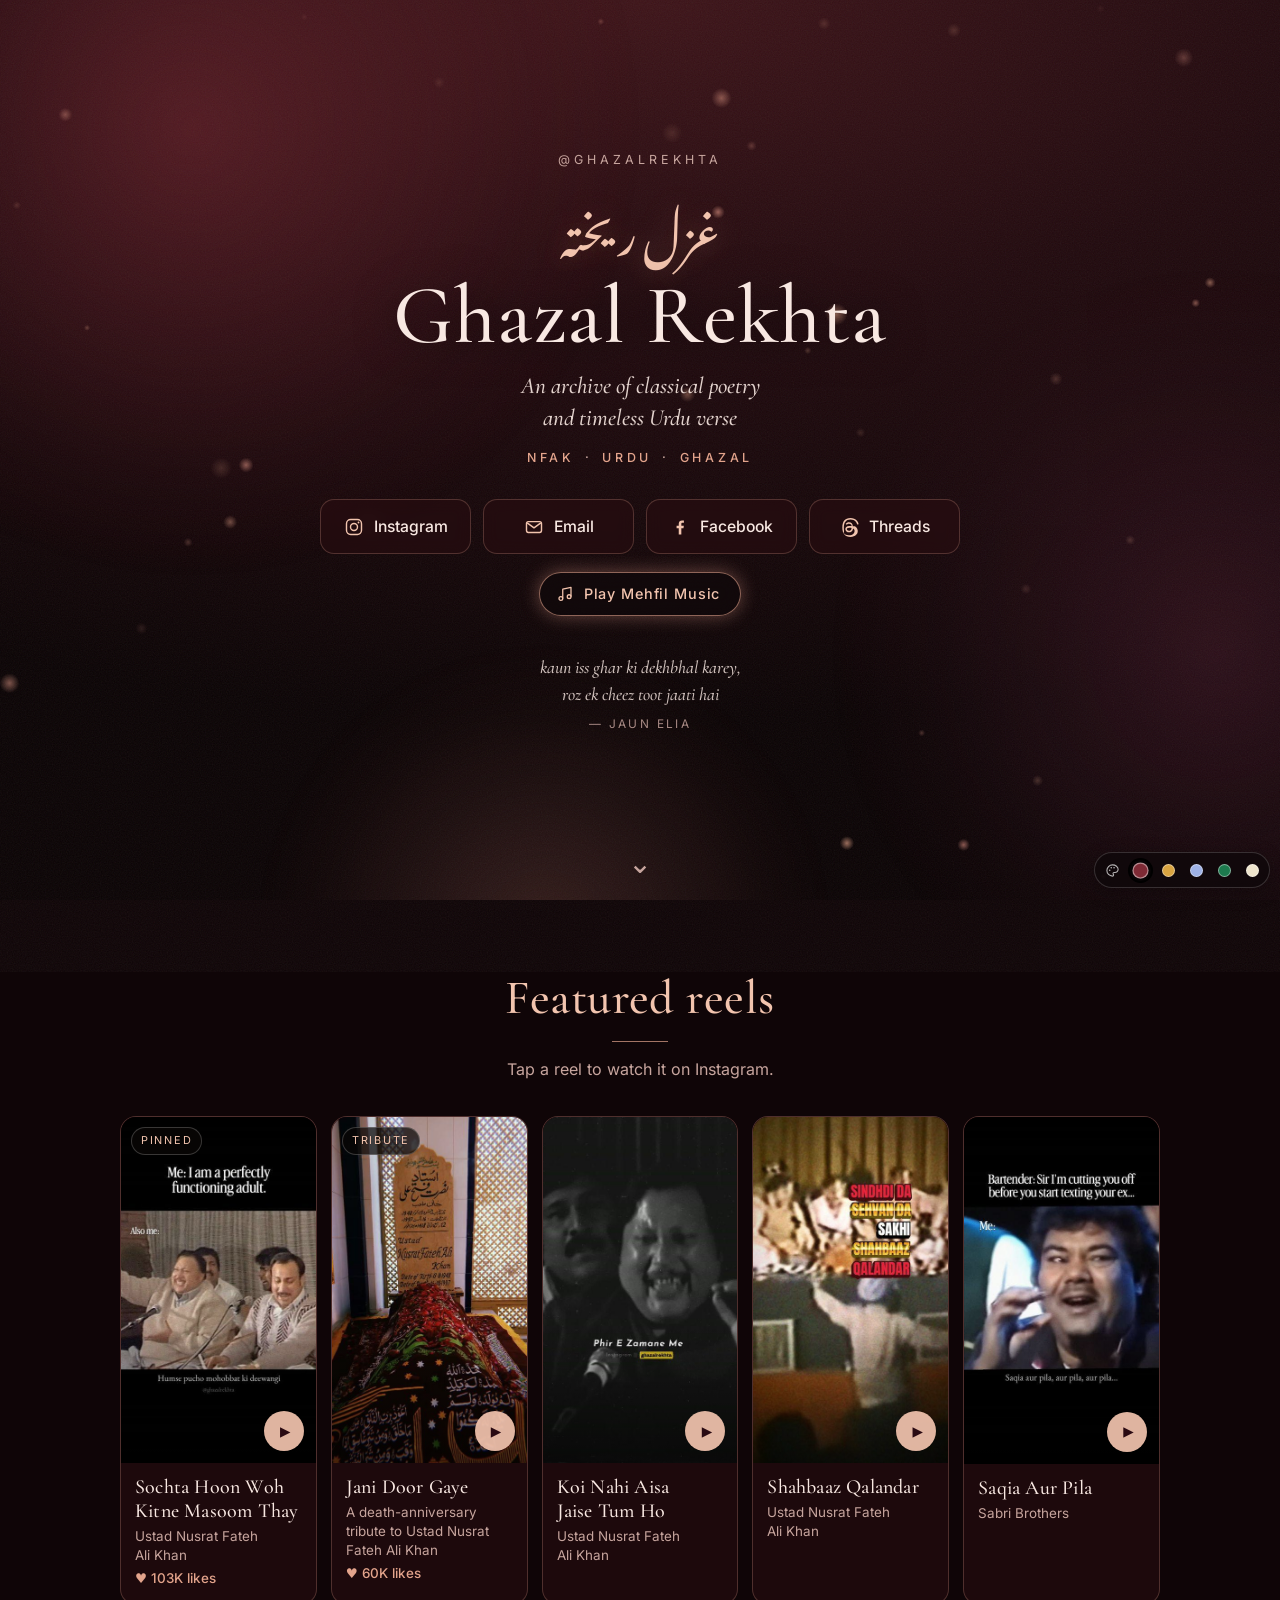
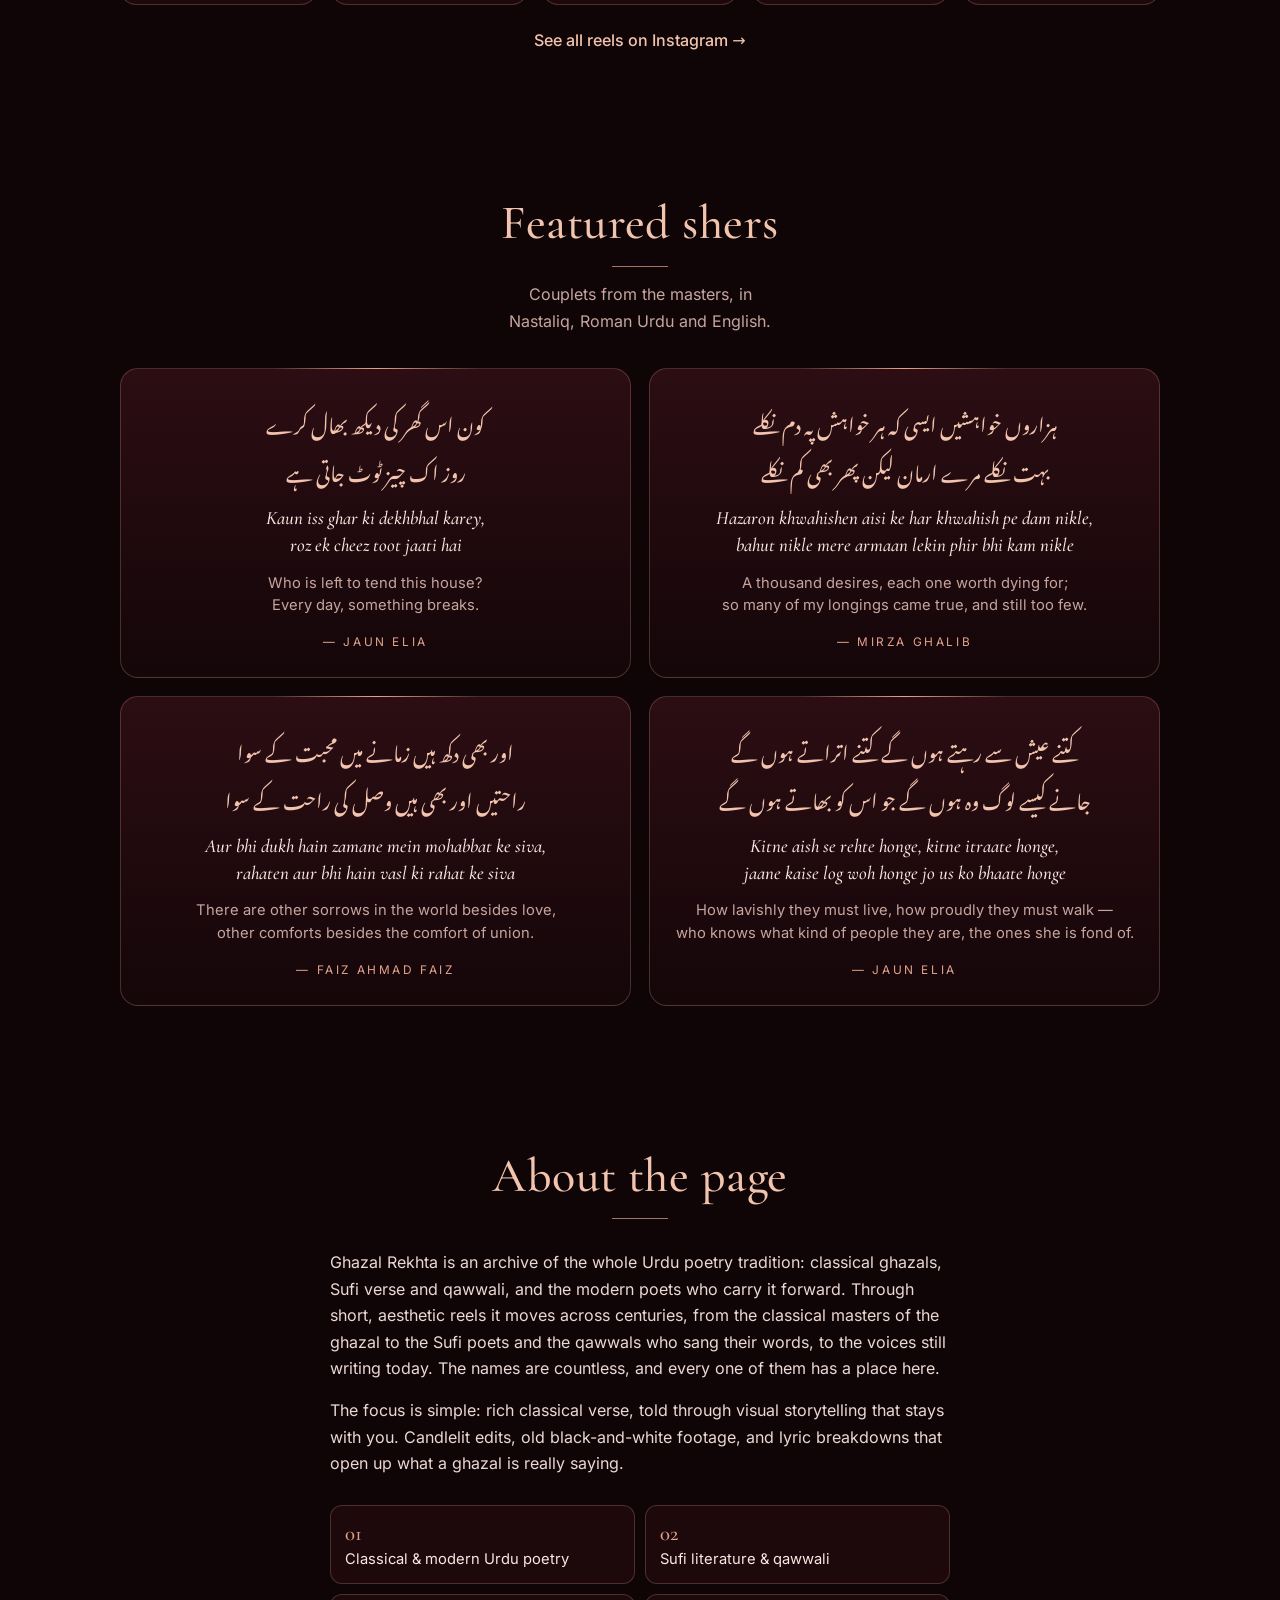
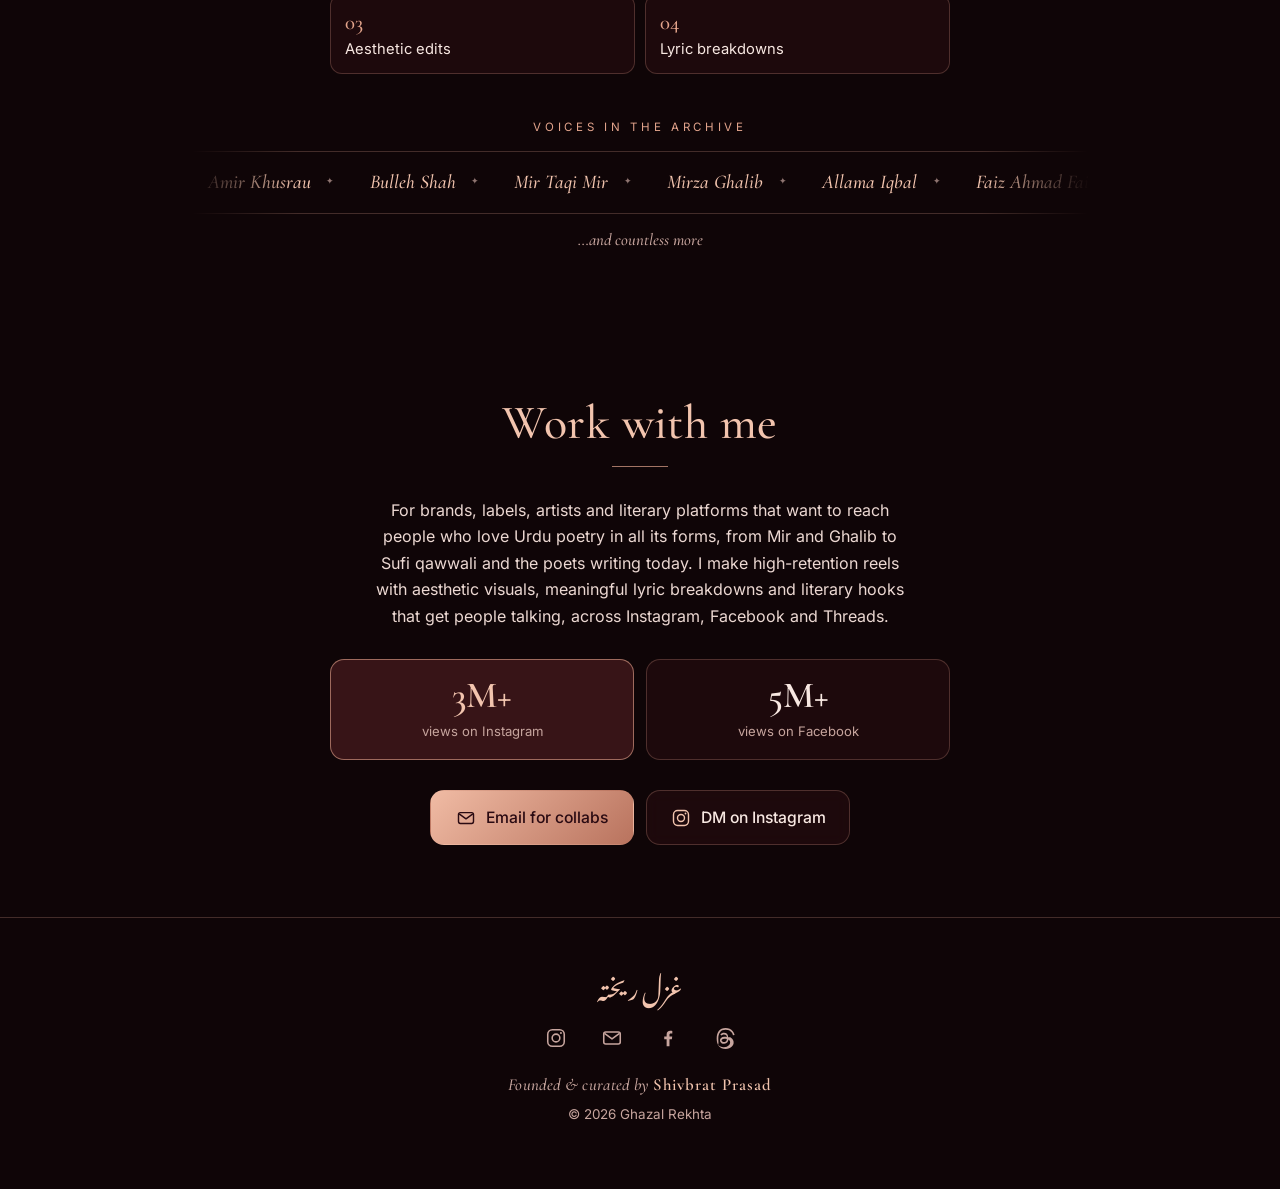
<file: index.html>
<!doctype html>
<html lang="en">
<head>
<meta charset="utf-8">
<meta name="viewport" content="width=device-width, initial-scale=1, viewport-fit=cover">
<title>Ghazal Rekhta · Urdu poetry, ghazals &amp; qawwali</title>
<meta name="description" content="An archive of the Urdu poetry tradition: classical ghazals, Sufi verse, qawwali and modern voices, in short, aesthetic reels.">
<meta property="og:title" content="Ghazal Rekhta">
<meta property="og:description" content="An archive of the Urdu poetry tradition: classical ghazals, Sufi verse, qawwali and modern voices, in short, aesthetic reels.">
<meta property="og:image" content="https://ghazalrekhta.github.io/og.jpg">
<meta property="og:type" content="website">
<meta property="og:url" content="https://ghazalrekhta.github.io/">
<meta name="twitter:card" content="summary_large_image">
<meta name="theme-color" content="#0f0507">
<script>(function(){var C={wine:'#0f0507',classic:'#0b0806',indigo:'#05070f',emerald:'#03100b',ivory:'#efe5cd'},A={maroon:'wine',candlelight:'classic'};function n(t){t=(t||'').toLowerCase();t=A[t]||t;return C[t]?t:''}var q=n(new URLSearchParams(location.search).get('theme')),s='';try{s=n(localStorage.getItem('gr-theme'))}catch(e){}var t=q||s||'wine';document.documentElement.setAttribute('data-theme',t);var m=document.querySelector('meta[name=theme-color]');if(m)m.content=C[t];window.__grC=C})();</script>
<link rel="icon" href="favicon.svg" type="image/svg+xml">
<link rel="preload" href="CormorantGaramond-500-latin.woff2" as="font" type="font/woff2" crossorigin>
<link rel="stylesheet" href="fonts.css">
<link rel="stylesheet" href="style.css?v=3">
<script type="application/ld+json">
{"@context":"https://schema.org","@type":"Organization","name":"Ghazal Rekhta","url":"https://ghazalrekhta.github.io/","logo":"https://ghazalrekhta.github.io/og.jpg","email":"ghazalrekhta@gmail.com","description":"Urdu poetry, ghazals, Sufi verse and qawwali, with a special love for Nusrat Fateh Ali Khan.","sameAs":["https://www.instagram.com/ghazalrekhta/","https://www.facebook.com/share/1c97jYc2Jj/","https://www.threads.com/@ghazalrekhta","https://beacons.ai/ghazal_rekhta"]}
</script>
</head>
<body>
<div class="bg" aria-hidden="true"><div class="glow g1"></div><div class="glow g2"></div><div class="glow g3"></div></div>
<canvas id="embers" aria-hidden="true"></canvas>
<div class="grain" aria-hidden="true"></div>

<header class="hero">
  <p class="eyebrow">@ghazalrekhta</p>
  <p class="ur-title" lang="ur" dir="rtl">غزل ریختہ</p>
  <h1>Ghazal Rekhta</h1>
  <p class="tagline">An archive of classical poetry and timeless Urdu verse</p>
  <p class="tags">NFAK <span>·</span> URDU <span>·</span> GHAZAL</p>
  <nav class="connect" aria-label="Connect">
<a class="btn" href="https://instagram.com/ghazalrekhta" target="_blank" rel="noopener"><svg viewBox="0 0 24 24" aria-hidden="true"><rect x="3" y="3" width="18" height="18" rx="5" fill="none" stroke="currentColor" stroke-width="1.7"/><circle cx="12" cy="12" r="4.2" fill="none" stroke="currentColor" stroke-width="1.7"/><circle cx="17.4" cy="6.6" r="1.1" fill="currentColor"/></svg><span>Instagram</span></a>
<a class="btn" href="mailto:ghazalrekhta@gmail.com?subject=Hello%20Ghazal%20Rekhta"><svg viewBox="0 0 24 24" aria-hidden="true"><rect x="3" y="5.5" width="18" height="13" rx="2.2" fill="none" stroke="currentColor" stroke-width="1.7"/><path d="M3.8 7l8.2 6 8.2-6" fill="none" stroke="currentColor" stroke-width="1.7" stroke-linejoin="round"/></svg><span>Email</span></a>
<a class="btn" href="https://www.facebook.com/share/1c97jYc2Jj/" target="_blank" rel="noopener"><svg viewBox="0 0 24 24" aria-hidden="true"><path d="M13.6 21v-7.6h2.6l.4-3h-3V8.5c0-.9.3-1.5 1.5-1.5h1.6V4.3c-.3 0-1.2-.1-2.3-.1-2.3 0-3.9 1.4-3.9 4v2.2H7.9v3h2.6V21h3.1z" fill="currentColor"/></svg><span>Facebook</span></a>
<a class="btn" href="https://www.threads.com/@ghazalrekhta" target="_blank" rel="noopener"><svg viewBox="0 0 24 24" aria-hidden="true"><path d="M16.9 11.2c-.1 0-.2-.1-.3-.1-.2-3-1.8-4.7-4.6-4.7h0c-1.7 0-3.1.7-4 2l1.5 1c.6-1 1.6-1.2 2.5-1.2 1.1 0 1.9.3 2.4.9.4.4.6 1 .7 1.8-.9-.2-1.9-.2-2.9-.2-2.9.2-4.7 1.8-4.6 4.1.1 1.2.7 2.2 1.7 2.8.8.5 1.9.8 3 .7 1.5-.1 2.6-.6 3.4-1.6.6-.8 1-1.8 1.2-3 .7.4 1.2 1 1.5 1.6.5 1.2.5 3.1-1.1 4.7-1.4 1.4-3 2-5.5 2-2.8 0-4.9-.9-6.2-2.7C6.4 17.7 5.8 15.4 5.8 12.5s.6-5.2 1.9-6.8C8.9 4 11 3.1 13.8 3.1c2.8 0 4.9.9 6.4 2.7.7.9 1.3 2 1.6 3.3l1.8-.5c-.4-1.6-1-2.9-2-4.1C19.6 2.2 17 1.1 13.8 1.1h0C10.4 1.1 7.9 2.2 6.3 4.3 4.8 6.2 4 8.9 4 12.5s.8 6.3 2.3 8.2c1.6 2.1 4.1 3.2 7.5 3.2h0c3 0 5.1-.8 6.8-2.5 2.3-2.3 2.2-5.1 1.5-6.8-.6-1.4-1.6-2.5-3.2-3.4zm-4.8 5.2c-1.3.1-2.6-.5-2.7-1.6-.1-.8.6-1.8 2.8-1.9h.7c.8 0 1.5.1 2.2.2-.3 3.1-1.7 3.2-3 3.3z" fill="currentColor"/></svg><span>Threads</span></a>
  </nav>
  <blockquote class="hero-sher"><p>kaun iss ghar ki dekhbhal karey,<br>roz ek cheez toot jaati hai</p><cite>— Jaun Elia</cite></blockquote>
  <a class="scroll" href="#reels" aria-label="Scroll to featured reels">&#8964;</a>
</header>

<main>
<section id="reels" class="section">
  <h2>Featured reels</h2>
  <p class="lede">Tap a reel to watch it on Instagram.</p>
  <div class="reels">
<a class="reel" href="https://www.instagram.com/ghazalrekhta/reel/Daid3C-y0-e/" target="_blank" rel="noopener">
  <div class="reel-img"><img src="Daid3C-y0-e.jpg" alt="Reel cover: Sochta Hoon Woh Kitne Masoom Thay" loading="lazy" decoding="async" width="432" height="767"><span class="tag">Pinned</span><span class="play" aria-hidden="true">&#9654;</span></div>
  <div class="reel-meta"><h3>Sochta Hoon Woh Kitne Masoom Thay</h3><p>Ustad Nusrat Fateh Ali Khan</p><p class="likes">&#9829; 103K likes</p></div>
</a>
<a class="reel" href="https://www.instagram.com/ghazalrekhta/reel/DcFZ6N1yM99/" target="_blank" rel="noopener">
  <div class="reel-img"><img src="DcFZ6N1yM99.jpg" alt="Reel cover: Jani Door Gaye" loading="lazy" decoding="async" width="432" height="767"><span class="tag">Tribute</span><span class="play" aria-hidden="true">&#9654;</span></div>
  <div class="reel-meta"><h3>Jani Door Gaye</h3><p>A death-anniversary tribute to Ustad Nusrat Fateh Ali Khan</p><p class="likes">&#9829; 60K likes</p></div>
</a>
<a class="reel" href="https://www.instagram.com/ghazalrekhta/reel/De2BE-sSVp5/" target="_blank" rel="noopener">
  <div class="reel-img"><img src="De2BE-sSVp5.jpg" alt="Reel cover: Koi Nahi Aisa Jaise Tum Ho" loading="lazy" decoding="async" width="432" height="767"><span class="play" aria-hidden="true">&#9654;</span></div>
  <div class="reel-meta"><h3>Koi Nahi Aisa Jaise Tum Ho</h3><p>Ustad Nusrat Fateh Ali Khan</p></div>
</a>
<a class="reel" href="https://www.instagram.com/ghazalrekhta/reel/DezadI0yQcX/" target="_blank" rel="noopener">
  <div class="reel-img"><img src="DezadI0yQcX.jpg" alt="Reel cover: Shahbaaz Qalandar" loading="lazy" decoding="async" width="432" height="767"><span class="play" aria-hidden="true">&#9654;</span></div>
  <div class="reel-meta"><h3>Shahbaaz Qalandar</h3><p>Ustad Nusrat Fateh Ali Khan</p></div>
</a>
<a class="reel" href="https://www.instagram.com/ghazalrekhta/reel/Dew116jS5PJ/" target="_blank" rel="noopener">
  <div class="reel-img"><img src="Dew116jS5PJ.jpg" alt="Reel cover: Saqia Aur Pila" loading="lazy" decoding="async" width="432" height="767"><span class="play" aria-hidden="true">&#9654;</span></div>
  <div class="reel-meta"><h3>Saqia Aur Pila</h3><p>Sabri Brothers</p></div>
</a>
  </div>
  <a class="more" href="https://instagram.com/ghazalrekhta" target="_blank" rel="noopener">See all reels on Instagram &rarr;</a>
</section>

<section id="shers" class="section">
  <h2>Featured shers</h2>
  <p class="lede">Couplets from the masters, in Nastaliq, Roman Urdu and English.</p>
  <div class="shers">
<figure class="sher">
  <p class="ur" lang="ur" dir="rtl">کون اس گھر کی دیکھ بھال کرے<br>روز اک چیز ٹوٹ جاتی ہے</p>
  <p class="ro"><span class="ln">Kaun iss ghar ki dekhbhal karey,</span><span class="ln">roz ek cheez toot jaati hai</span></p>
  <p class="en"><span class="ln">Who is left to tend this house?</span><span class="ln">Every day, something breaks.</span></p>
  <figcaption>— Jaun Elia</figcaption>
</figure>
<figure class="sher">
  <p class="ur" lang="ur" dir="rtl">ہزاروں خواہشیں ایسی کہ ہر خواہش پہ دم نکلے<br>بہت نکلے مرے ارمان لیکن پھر بھی کم نکلے</p>
  <p class="ro"><span class="ln">Hazaron khwahishen aisi ke har khwahish pe dam nikle,</span><span class="ln">bahut nikle mere armaan lekin phir bhi kam nikle</span></p>
  <p class="en"><span class="ln">A thousand desires, each one worth dying for;</span><span class="ln">so many of my longings came true, and still too few.</span></p>
  <figcaption>— Mirza Ghalib</figcaption>
</figure>
<figure class="sher">
  <p class="ur" lang="ur" dir="rtl">اور بھی دکھ ہیں زمانے میں محبت کے سوا<br>راحتیں اور بھی ہیں وصل کی راحت کے سوا</p>
  <p class="ro"><span class="ln">Aur bhi dukh hain zamane mein mohabbat ke siva,</span><span class="ln">rahaten aur bhi hain vasl ki rahat ke siva</span></p>
  <p class="en"><span class="ln">There are other sorrows in the world besides love,</span><span class="ln">other comforts besides the comfort of union.</span></p>
  <figcaption>— Faiz Ahmad Faiz</figcaption>
</figure>
<figure class="sher">
  <p class="ur" lang="ur" dir="rtl">کتنے عیش سے رہتے ہوں گے کتنے اتراتے ہوں گے<br>جانے کیسے لوگ وہ ہوں گے جو اس کو بھاتے ہوں گے</p>
  <p class="ro"><span class="ln">Kitne aish se rehte honge, kitne itraate honge,</span><span class="ln">jaane kaise log woh honge jo us ko bhaate honge</span></p>
  <p class="en"><span class="ln">How lavishly they must live, how proudly they must walk —</span><span class="ln">who knows what kind of people they are, the ones she is fond of.</span></p>
  <figcaption>— Jaun Elia</figcaption>
</figure>
  </div>
</section>

<section id="about" class="section about">
  <h2>About the page</h2>
  <p>Ghazal Rekhta is an archive of the whole Urdu poetry tradition: classical ghazals, Sufi verse and qawwali, and the modern poets who carry it forward. Through short, aesthetic reels it moves across centuries, from the classical masters of the ghazal to the Sufi poets and the qawwals who sang their words, to the voices still writing today. The names are countless, and every one of them has a place here.</p>
  <p>The focus is simple: rich classical verse, told through visual storytelling that stays with you. Candlelit edits, old black-and-white footage, and lyric breakdowns that open up what a ghazal is really saying.</p>
  <ul class="pillars">
    <li><span>01</span>Classical &amp; modern Urdu poetry</li>
    <li><span>02</span>Sufi literature &amp; qawwali</li>
    <li><span>03</span>Aesthetic edits</li>
    <li><span>04</span>Lyric breakdowns</li>
  </ul>
  <div class="voices" aria-label="Voices in the archive">
    <p class="voices-label">Voices in the archive</p>
    <div class="voices-marquee"><ul class="voices-track"><li>Amir Khusrau</li><li>Bulleh Shah</li><li>Mir Taqi Mir</li><li>Mirza Ghalib</li><li>Allama Iqbal</li><li>Faiz Ahmad Faiz</li><li>Sahir Ludhianvi</li><li>Majrooh Sultanpuri</li><li>Nasir Kazmi</li><li>Ahmad Faraz</li><li>Jaun Elia</li><li>Parveen Shakir</li><li>Gulzar</li><li>the Sabri Brothers</li><li>Nusrat Fateh Ali Khan</li><li>Abida Parveen</li><li>Abdullah Zreem</li></ul><ul class="voices-track" aria-hidden="true"><li>Amir Khusrau</li><li>Bulleh Shah</li><li>Mir Taqi Mir</li><li>Mirza Ghalib</li><li>Allama Iqbal</li><li>Faiz Ahmad Faiz</li><li>Sahir Ludhianvi</li><li>Majrooh Sultanpuri</li><li>Nasir Kazmi</li><li>Ahmad Faraz</li><li>Jaun Elia</li><li>Parveen Shakir</li><li>Gulzar</li><li>the Sabri Brothers</li><li>Nusrat Fateh Ali Khan</li><li>Abida Parveen</li><li>Abdullah Zreem</li></ul></div>
    <p class="voices-more">…and countless more</p>
  </div>
</section>

<section id="collab" class="section collab">
  <h2>Work with me</h2>
  <p>For brands, labels, artists and literary platforms that want to reach people who love Urdu poetry in all its forms, from Mir and Ghalib to Sufi qawwali and the poets writing today. I make high-retention reels with aesthetic visuals, meaningful lyric breakdowns and literary hooks that get people talking, across Instagram, Facebook and Threads.</p>
  <div class="stats">
    <div class="stat hl"><b>3M+</b><span>views on Instagram</span></div>
    <div class="stat"><b>5M+</b><span>views on Facebook</span></div>
  </div>
  <div class="cta">
    <a class="btn solid" href="mailto:ghazalrekhta@gmail.com?subject=Collab%20with%20Ghazal%20Rekhta"><svg viewBox="0 0 24 24" aria-hidden="true"><rect x="3" y="5.5" width="18" height="13" rx="2.2" fill="none" stroke="currentColor" stroke-width="1.7"/><path d="M3.8 7l8.2 6 8.2-6" fill="none" stroke="currentColor" stroke-width="1.7" stroke-linejoin="round"/></svg><span>Email for collabs</span></a>
    <a class="btn" href="https://ig.me/m/ghazalrekhta" target="_blank" rel="noopener"><svg viewBox="0 0 24 24" aria-hidden="true"><rect x="3" y="3" width="18" height="18" rx="5" fill="none" stroke="currentColor" stroke-width="1.7"/><circle cx="12" cy="12" r="4.2" fill="none" stroke="currentColor" stroke-width="1.7"/><circle cx="17.4" cy="6.6" r="1.1" fill="currentColor"/></svg><span>DM on Instagram</span></a>
  </div>
</section>
</main>

<footer>
  <p class="ur" lang="ur" dir="rtl">غزل ریختہ</p>
  <nav class="foot-links" aria-label="Social"><a href="https://instagram.com/ghazalrekhta" aria-label="Instagram" target="_blank" rel="noopener"><svg viewBox="0 0 24 24" aria-hidden="true"><rect x="3" y="3" width="18" height="18" rx="5" fill="none" stroke="currentColor" stroke-width="1.7"/><circle cx="12" cy="12" r="4.2" fill="none" stroke="currentColor" stroke-width="1.7"/><circle cx="17.4" cy="6.6" r="1.1" fill="currentColor"/></svg></a><a href="mailto:ghazalrekhta@gmail.com?subject=Hello%20Ghazal%20Rekhta" aria-label="Email"><svg viewBox="0 0 24 24" aria-hidden="true"><rect x="3" y="5.5" width="18" height="13" rx="2.2" fill="none" stroke="currentColor" stroke-width="1.7"/><path d="M3.8 7l8.2 6 8.2-6" fill="none" stroke="currentColor" stroke-width="1.7" stroke-linejoin="round"/></svg></a><a href="https://www.facebook.com/share/1c97jYc2Jj/" aria-label="Facebook" target="_blank" rel="noopener"><svg viewBox="0 0 24 24" aria-hidden="true"><path d="M13.6 21v-7.6h2.6l.4-3h-3V8.5c0-.9.3-1.5 1.5-1.5h1.6V4.3c-.3 0-1.2-.1-2.3-.1-2.3 0-3.9 1.4-3.9 4v2.2H7.9v3h2.6V21h3.1z" fill="currentColor"/></svg></a><a href="https://www.threads.com/@ghazalrekhta" aria-label="Threads" target="_blank" rel="noopener"><svg viewBox="0 0 24 24" aria-hidden="true"><path d="M16.9 11.2c-.1 0-.2-.1-.3-.1-.2-3-1.8-4.7-4.6-4.7h0c-1.7 0-3.1.7-4 2l1.5 1c.6-1 1.6-1.2 2.5-1.2 1.1 0 1.9.3 2.4.9.4.4.6 1 .7 1.8-.9-.2-1.9-.2-2.9-.2-2.9.2-4.7 1.8-4.6 4.1.1 1.2.7 2.2 1.7 2.8.8.5 1.9.8 3 .7 1.5-.1 2.6-.6 3.4-1.6.6-.8 1-1.8 1.2-3 .7.4 1.2 1 1.5 1.6.5 1.2.5 3.1-1.1 4.7-1.4 1.4-3 2-5.5 2-2.8 0-4.9-.9-6.2-2.7C6.4 17.7 5.8 15.4 5.8 12.5s.6-5.2 1.9-6.8C8.9 4 11 3.1 13.8 3.1c2.8 0 4.9.9 6.4 2.7.7.9 1.3 2 1.6 3.3l1.8-.5c-.4-1.6-1-2.9-2-4.1C19.6 2.2 17 1.1 13.8 1.1h0C10.4 1.1 7.9 2.2 6.3 4.3 4.8 6.2 4 8.9 4 12.5s.8 6.3 2.3 8.2c1.6 2.1 4.1 3.2 7.5 3.2h0c3 0 5.1-.8 6.8-2.5 2.3-2.3 2.2-5.1 1.5-6.8-.6-1.4-1.6-2.5-3.2-3.4zm-4.8 5.2c-1.3.1-2.6-.5-2.7-1.6-.1-.8.6-1.8 2.8-1.9h.7c.8 0 1.5.1 2.2.2-.3 3.1-1.7 3.2-3 3.3z" fill="currentColor"/></svg></a></nav>
  <p class="owner">Founded &amp; curated by <span>Shivbrat Prasad</span></p>
  <p>&copy; 2026 Ghazal Rekhta</p>
</footer>
<script>(function(){var R=document.documentElement,C=window.__grC||{},L=[['wine','Maroon Wine','#7e2a35'],['classic','Classic Candlelight','#d9a441'],['indigo','Midnight Indigo','#9fb2e6'],['emerald','Emerald & Gold','#1d7a4e'],['ivory','Ivory Manuscript','#efe5cd']],cur=R.getAttribute('data-theme'),n=document.createElement('div');n.className='themebar';n.setAttribute('role','group');n.setAttribute('aria-label','Colour theme');
n.innerHTML='<button type="button" class="tb-ico" aria-label="Colour theme" title="Theme" aria-expanded="true"><svg viewBox="0 0 24 24" aria-hidden="true"><path d="M12 3a9 9 0 0 0 0 18c1.2 0 1.8-.8 1.8-1.7 0-.5-.2-.9-.5-1.2-.3-.3-.5-.7-.5-1.2 0-.9.8-1.7 1.7-1.7H16a5 5 0 0 0 5-5C21 6.4 17 3 12 3z" fill="none" stroke="currentColor" stroke-width="1.7"/><circle cx="7.5" cy="11.5" r="1.3" fill="currentColor"/><circle cx="10" cy="7.5" r="1.3" fill="currentColor"/><circle cx="14.5" cy="7.5" r="1.3" fill="currentColor"/></svg></button><div class="tb-dots">'+L.map(function(t){return '<button type="button" class="dot" data-t="'+t[0]+'" title="'+t[1]+'" aria-label="'+t[1]+' theme" aria-pressed="'+(t[0]===cur)+'"><i style="background:'+t[2]+'"></i></button>'}).join('')+'</div>';
document.body.appendChild(n);var toast=document.createElement('div');toast.className='tb-toast';toast.setAttribute('aria-live','polite');document.body.appendChild(toast);var tt;
function set(t,name){R.setAttribute('data-theme',t);var m=document.querySelector('meta[name=theme-color]');if(m&&C[t])m.content=C[t];try{localStorage.setItem('gr-theme',t)}catch(e){}
 if(location.search.indexOf('theme=')>-1){var u=new URL(location.href);u.searchParams.delete('theme');history.replaceState(null,'',u.pathname+u.search+u.hash)}
 n.querySelectorAll('.dot').forEach(function(b){b.setAttribute('aria-pressed',String(b.dataset.t===t))});document.dispatchEvent(new Event('themechange'));toast.textContent=name;toast.classList.add('on');clearTimeout(tt);tt=setTimeout(function(){toast.classList.remove('on')},1400)}
n.addEventListener('click',function(e){var b=e.target.closest('button');if(!b)return;if(b.classList.contains('tb-ico')){var mn=n.classList.toggle('min');b.setAttribute('aria-expanded',String(!mn));pinned=!mn;return}set(b.dataset.t,b.title)});
var lastY=scrollY,pinned=false,tk=0;addEventListener('scroll',function(){if(tk)return;tk=requestAnimationFrame(sc)},{passive:true});function sc(){tk=0;var y=scrollY,atEnd=innerHeight+y>=document.documentElement.scrollHeight-40;if(pinned){lastY=y;return}if(y<innerHeight*.6||atEnd||y<lastY-6){n.classList.remove('min')}else if(y>lastY+6){n.classList.add('min')}n.querySelector('.tb-ico').setAttribute('aria-expanded',String(!n.classList.contains('min')));lastY=y}})();</script>
<script>(function(){var N=navigator,R=document.documentElement;if((N.hardwareConcurrency||8)<=4||(N.deviceMemory||8)<=4)R.classList.add('lowfx');if('IntersectionObserver'in window){var m=document.querySelector('.voices-marquee');if(m)new IntersectionObserver(function(e){m.classList.toggle('off',!e[0].isIntersecting)}).observe(m)}})();</script>
<script>(function(){var K='gr-music',SRC='mehfil.m4a',V=.35,w=document.createElement('div');w.className='mu';
w.innerHTML='<button type="button" class="mu-btn" aria-label="Play background music" aria-pressed="false" title="Background music"><svg class="mu-off" viewBox="0 0 24 24" aria-hidden="true"><path d="M9 18V5.5l11-2.2V15.5" fill="none" stroke="currentColor" stroke-width="1.7" stroke-linejoin="round"/><circle cx="6.5" cy="18" r="2.5" fill="none" stroke="currentColor" stroke-width="1.7"/><circle cx="17.5" cy="15.5" r="2.5" fill="none" stroke="currentColor" stroke-width="1.7"/></svg><span class="mu-on mu-eq" aria-hidden="true"><i></i><i></i><i></i></span><span class="mu-lbl">Play Mehfil Music</span></button><span class="mu-tip" aria-hidden="true">tap for music</span>';
var host=document.querySelector('.hero .connect');if(host){w.classList.add('mu-inline');host.insertAdjacentElement('afterend',w)}else document.body.appendChild(w);var b=w.firstChild,AC=window.AudioContext||window.webkitAudioContext,ctx=null,g=null,buf=null,src=null,loading=false,a=null,on=false,wasOn=false,tm=0;
var M=window.__grMusic={get paused(){return !on||(ctx?ctx.state!=='running'||!src:(!a||a.paused))},get time(){return ctx?ctx.currentTime:(a?a.currentTime:0)}};
function ui(){w.classList.toggle('playing',on);b.setAttribute('aria-pressed',String(on));b.setAttribute('aria-label',on?'Pause background music':'Play background music');var l=b.querySelector('.mu-lbl');if(l)l.textContent=on?'Playing · Tap to Pause':'Play Mehfil Music'}
function fade(to,s){var n=ctx.currentTime;g.gain.cancelScheduledValues(n);g.gain.setValueAtTime(g.gain.value,n);g.gain.linearRampToValueAtTime(to,n+s)}
function start(){if(!on||src||!buf)return;src=ctx.createBufferSource();src.buffer=buf;src.loop=true;src.connect(g);src.start(0);fade(V,1.5)}
function load(){if(buf||loading)return;loading=true;w.classList.add('loading');fetch(SRC).then(function(r){if(!r.ok)throw 0;return r.arrayBuffer()}).then(function(ab){return new Promise(function(ok,no){var p=ctx.decodeAudioData(ab,ok,no);if(p&&p.then)p.then(ok,no)})}).then(function(d){buf=d;loading=false;w.classList.remove('loading');start()}).catch(function(){loading=false;w.classList.remove('loading');on=false;ui()})}
function playEl(){if(!a){a=new Audio(SRC);a.preload='none';a.loop=true;a.volume=0}on=true;ui();var p=a.play();if(p&&p.catch)p.catch(function(){on=false;ui()});var t0=performance.now();clearInterval(tm);tm=setInterval(function(){var k=Math.min(1,(performance.now()-t0)/1500);a.volume=V*k;if(k>=1)clearInterval(tm)},50)}
function play(){if(!AC)return playEl();try{if(navigator.audioSession)navigator.audioSession.type='playback'}catch(e){}
 if(!ctx){ctx=new AC();g=ctx.createGain();g.gain.value=0;g.connect(ctx.destination)}on=true;ui();clearTimeout(tm);
 var r=ctx.resume();if(r&&r.then)r.then(function(){if(src&&on)fade(V,1.5)});if(src)fade(V,1.5);else if(buf)start();else load()}
function stop(save){if(save)try{localStorage.setItem(K,'off')}catch(e){}if(!on)return;on=false;ui();
 if(!ctx){if(a){clearInterval(tm);var v=a.volume,t0=performance.now();tm=setInterval(function(){var k=Math.min(1,(performance.now()-t0)/700);a.volume=v*(1-k);if(k>=1){clearInterval(tm);a.pause()}},50)}return}
 if(src){fade(0,.7);clearTimeout(tm);tm=setTimeout(function(){if(!on)ctx.suspend()},760)}}
b.addEventListener('click',function(){hideHint();if(on)stop(true);else{try{localStorage.setItem(K,'played')}catch(e){}play()}});
document.addEventListener('visibilitychange',function(){if(document.hidden){wasOn=on;if(on){on=false;ui();clearTimeout(tm);clearInterval(tm);if(ctx){g.gain.cancelScheduledValues(ctx.currentTime);g.gain.value=0;ctx.suspend()}else if(a)a.pause()}}else if(wasOn){wasOn=false;play()}});
var ht;function hideHint(){clearTimeout(ht);w.classList.remove('hint')}
var seen=null;try{seen=localStorage.getItem(K)}catch(e){}
if(!seen){setTimeout(function(){if(on)return;w.classList.add('hint');try{localStorage.setItem(K,'hinted')}catch(e){}ht=setTimeout(hideHint,6500)},2200)}
})();</script>
<script src="embers.js" defer></script>
<script data-goatcounter="https://ghazalrekhta.goatcounter.com/count" async src="//gc.zgo.at/count.js"></script>
</body>
</html>
</file>
<file: fonts.css>
/* latin */
@font-face {
  font-family: 'Cormorant Garamond';
  font-style: italic;
  font-weight: 500;
  font-display: swap;
  src: url(CormorantGaramond-500i-latin.woff2) format('woff2');
  unicode-range: U+0000-00FF, U+0131, U+0152-0153, U+02BB-02BC, U+02C6, U+02DA, U+02DC, U+0304, U+0308, U+0329, U+2000-206F, U+20AC, U+2122, U+2191, U+2193, U+2212, U+2215, U+FEFF, U+FFFD;
}
/* latin */
@font-face {
  font-family: 'Cormorant Garamond';
  font-style: normal;
  font-weight: 500;
  font-display: swap;
  src: url(CormorantGaramond-500-latin.woff2) format('woff2');
  unicode-range: U+0000-00FF, U+0131, U+0152-0153, U+02BB-02BC, U+02C6, U+02DA, U+02DC, U+0304, U+0308, U+0329, U+2000-206F, U+20AC, U+2122, U+2191, U+2193, U+2212, U+2215, U+FEFF, U+FFFD;
}
/* latin */
@font-face {
  font-family: 'Cormorant Garamond';
  font-style: normal;
  font-weight: 600;
  font-display: swap;
  src: url(CormorantGaramond-500-latin.woff2) format('woff2');
  unicode-range: U+0000-00FF, U+0131, U+0152-0153, U+02BB-02BC, U+02C6, U+02DA, U+02DC, U+0304, U+0308, U+0329, U+2000-206F, U+20AC, U+2122, U+2191, U+2193, U+2212, U+2215, U+FEFF, U+FFFD;
}
/* latin */
@font-face {
  font-family: 'Inter';
  font-style: normal;
  font-weight: 400;
  font-display: swap;
  src: url(Inter-400-latin.woff2) format('woff2');
  unicode-range: U+0000-00FF, U+0131, U+0152-0153, U+02BB-02BC, U+02C6, U+02DA, U+02DC, U+0304, U+0308, U+0329, U+2000-206F, U+20AC, U+2122, U+2191, U+2193, U+2212, U+2215, U+FEFF, U+FFFD;
}
/* latin */
@font-face {
  font-family: 'Inter';
  font-style: normal;
  font-weight: 500;
  font-display: swap;
  src: url(Inter-400-latin.woff2) format('woff2');
  unicode-range: U+0000-00FF, U+0131, U+0152-0153, U+02BB-02BC, U+02C6, U+02DA, U+02DC, U+0304, U+0308, U+0329, U+2000-206F, U+20AC, U+2122, U+2191, U+2193, U+2212, U+2215, U+FEFF, U+FFFD;
}
/* latin */
@font-face {
  font-family: 'Inter';
  font-style: normal;
  font-weight: 600;
  font-display: swap;
  src: url(Inter-400-latin.woff2) format('woff2');
  unicode-range: U+0000-00FF, U+0131, U+0152-0153, U+02BB-02BC, U+02C6, U+02DA, U+02DC, U+0304, U+0308, U+0329, U+2000-206F, U+20AC, U+2122, U+2191, U+2193, U+2212, U+2215, U+FEFF, U+FFFD;
}
/* arabic */
@font-face {
  font-family: 'Noto Nastaliq Urdu';
  font-style: normal;
  font-weight: 400;
  font-display: swap;
  src: url(NotoNastaliqUrdu-400-arabic.woff2) format('woff2');
  unicode-range: U+0600-06FF, U+0750-077F, U+0870-0891, U+0897-08E1, U+08E3-08FF, U+200C-200E, U+2010-2011, U+204F, U+2E41, U+FB50-FDFF, U+FE70-FE74, U+FE76-FEFC, U+102E0-102FB, U+10E60-10E7E, U+10EC2-10EC7, U+10EC9-10EEE, U+10EF0-10EFF, U+1EE00-1EE03, U+1EE05-1EE1F, U+1EE21-1EE22, U+1EE24, U+1EE27, U+1EE29-1EE32, U+1EE34-1EE37, U+1EE39, U+1EE3B, U+1EE42, U+1EE47, U+1EE49, U+1EE4B, U+1EE4D-1EE4F, U+1EE51-1EE52, U+1EE54, U+1EE57, U+1EE59, U+1EE5B, U+1EE5D, U+1EE5F, U+1EE61-1EE62, U+1EE64, U+1EE67-1EE6A, U+1EE6C-1EE72, U+1EE74-1EE77, U+1EE79-1EE7C, U+1EE7E, U+1EE80-1EE89, U+1EE8B-1EE9B, U+1EEA1-1EEA3, U+1EEA5-1EEA9, U+1EEAB-1EEBB, U+1EEF0-1EEF1;
}
/* latin */
@font-face {
  font-family: 'Noto Nastaliq Urdu';
  font-style: normal;
  font-weight: 400;
  font-display: swap;
  src: url(NotoNastaliqUrdu-400-latin.woff2) format('woff2');
  unicode-range: U+0000-00FF, U+0131, U+0152-0153, U+02BB-02BC, U+02C6, U+02DA, U+02DC, U+0304, U+0308, U+0329, U+2000-206F, U+20AC, U+2122, U+2191, U+2193, U+2212, U+2215, U+FEFF, U+FFFD;
}
/* arabic */
@font-face {
  font-family: 'Noto Nastaliq Urdu';
  font-style: normal;
  font-weight: 600;
  font-display: swap;
  src: url(NotoNastaliqUrdu-400-arabic.woff2) format('woff2');
  unicode-range: U+0600-06FF, U+0750-077F, U+0870-0891, U+0897-08E1, U+08E3-08FF, U+200C-200E, U+2010-2011, U+204F, U+2E41, U+FB50-FDFF, U+FE70-FE74, U+FE76-FEFC, U+102E0-102FB, U+10E60-10E7E, U+10EC2-10EC7, U+10EC9-10EEE, U+10EF0-10EFF, U+1EE00-1EE03, U+1EE05-1EE1F, U+1EE21-1EE22, U+1EE24, U+1EE27, U+1EE29-1EE32, U+1EE34-1EE37, U+1EE39, U+1EE3B, U+1EE42, U+1EE47, U+1EE49, U+1EE4B, U+1EE4D-1EE4F, U+1EE51-1EE52, U+1EE54, U+1EE57, U+1EE59, U+1EE5B, U+1EE5D, U+1EE5F, U+1EE61-1EE62, U+1EE64, U+1EE67-1EE6A, U+1EE6C-1EE72, U+1EE74-1EE77, U+1EE79-1EE7C, U+1EE7E, U+1EE80-1EE89, U+1EE8B-1EE9B, U+1EEA1-1EEA3, U+1EEA5-1EEA9, U+1EEAB-1EEBB, U+1EEF0-1EEF1;
}
/* latin */
@font-face {
  font-family: 'Noto Nastaliq Urdu';
  font-style: normal;
  font-weight: 600;
  font-display: swap;
  src: url(NotoNastaliqUrdu-400-latin.woff2) format('woff2');
  unicode-range: U+0000-00FF, U+0131, U+0152-0153, U+02BB-02BC, U+02C6, U+02DA, U+02DC, U+0304, U+0308, U+0329, U+2000-206F, U+20AC, U+2122, U+2191, U+2193, U+2212, U+2215, U+FEFF, U+FFFD;
}
</file>
<file: style.css>
:root,:root[data-theme="classic"]{--ink:#0b0806;--brown:#1e130c;--amber:#d9a441;--gold:#e8c27a;--cream:#f3e6cf;--muted:#b9a68a;--line:rgba(232,194,122,.22);--bg1:#2a1a0e;--bg2:#140c07;--bg3:#070504;--g1:#8a5216;--g2:#6b2f12;--g3:#b07a2a;--glow-k:1;--grain-op:.07;--grain-blend:normal;--title-glow:rgba(217,164,65,.35);--h1-shadow:0 2px 40px rgba(0,0,0,.6);--panel:rgba(30,19,12,.55);--panel-hover:rgba(60,36,16,.7);--solid1:#e2b45c;--solid2:#b9822e;--on-solid:#1a0f07;--play-bg:rgba(232,194,122,.9);--tag-fg:#e8c27a;--card1:rgba(40,25,14,.62);--card2:rgba(18,11,7,.62);--body2:#e4d6bf;--hl-border:rgba(217,164,65,.6);--hl-bg:rgba(80,48,18,.45);--ember-h:30;--ember-hr:15;--ember-s:90%;--ember-l:70%;--ember-a:1;--ember-blend:lighter}
:root[data-theme="indigo"]{--ink:#05070f;--brown:#0e1330;--amber:#9fb2e6;--gold:#dfe6f8;--cream:#eef1fa;--muted:#9ea8c8;--line:rgba(190,205,245,.22);--bg1:#18204a;--bg2:#0a0e24;--bg3:#03040b;--g1:#2c3d95;--g2:#43307e;--g3:#6d84c4;--glow-k:.85;--grain-op:.06;--grain-blend:normal;--title-glow:rgba(175,195,250,.45);--h1-shadow:0 2px 40px rgba(0,0,0,.6);--panel:rgba(14,20,48,.55);--panel-hover:rgba(30,40,90,.7);--solid1:#eef2fb;--solid2:#aab6dc;--on-solid:#0b1026;--play-bg:rgba(225,232,250,.92);--tag-fg:#dfe6f8;--card1:rgba(22,30,66,.62);--card2:rgba(8,11,28,.62);--body2:#d8deef;--hl-border:rgba(170,190,240,.6);--hl-bg:rgba(40,52,110,.45);--ember-h:215;--ember-hr:25;--ember-s:45%;--ember-l:85%;--ember-a:.9;--ember-blend:lighter}
:root[data-theme="emerald"]{--ink:#03100b;--brown:#0a2418;--amber:#d4af37;--gold:#e8ca6e;--cream:#f3ecd6;--muted:#a9bba3;--line:rgba(212,175,55,.25);--bg1:#0f3a28;--bg2:#072116;--bg3:#020a06;--g1:#1d7a4e;--g2:#0d4f3d;--g3:#9c7a22;--glow-k:.85;--grain-op:.07;--grain-blend:normal;--title-glow:rgba(212,175,55,.4);--h1-shadow:0 2px 40px rgba(0,0,0,.6);--panel:rgba(6,32,21,.55);--panel-hover:rgba(14,60,40,.7);--solid1:#e6c35e;--solid2:#a98326;--on-solid:#0b1a10;--play-bg:rgba(232,202,110,.92);--tag-fg:#e8ca6e;--card1:rgba(12,48,32,.62);--card2:rgba(4,20,13,.62);--body2:#e2e4cf;--hl-border:rgba(212,175,55,.6);--hl-bg:rgba(70,62,18,.45);--ember-h:40;--ember-hr:12;--ember-s:85%;--ember-l:66%;--ember-a:1;--ember-blend:lighter}
:root[data-theme="wine"]{--ink:#0f0507;--brown:#2b0f14;--amber:#e3a48c;--gold:#f2c4ae;--cream:#f8e8e2;--muted:#c7a59e;--line:rgba(232,170,150,.24);--bg1:#3e1419;--bg2:#210a0e;--bg3:#0b0405;--g1:#7e2a35;--g2:#5e2238;--g3:#a8605a;--glow-k:.9;--grain-op:.07;--grain-blend:normal;--title-glow:rgba(230,160,140,.4);--h1-shadow:0 2px 40px rgba(0,0,0,.6);--panel:rgba(43,14,18,.55);--panel-hover:rgba(84,28,36,.7);--solid1:#f0bba4;--solid2:#b9735e;--on-solid:#2a0a12;--play-bg:rgba(242,196,174,.92);--tag-fg:#f2c4ae;--card1:rgba(62,20,28,.62);--card2:rgba(25,8,11,.62);--body2:#ecd8d2;--hl-border:rgba(227,164,140,.6);--hl-bg:rgba(104,40,46,.45);--ember-h:8;--ember-hr:14;--ember-s:75%;--ember-l:74%;--ember-a:1;--ember-blend:lighter}
:root[data-theme="ivory"]{--ink:#efe5cd;--brown:#e4d5b4;--amber:#86311a;--gold:#7d2817;--cream:#1f1711;--muted:#56442f;--line:rgba(110,60,35,.24);--bg1:#f8f1df;--bg2:#eee2c6;--bg3:#dcc8a0;--g1:#e3c48a;--g2:#d4a68c;--g3:#fbf6ea;--glow-k:.6;--grain-op:.10;--grain-blend:multiply;--title-glow:rgba(125,40,23,.12);--h1-shadow:none;--panel:rgba(252,247,235,.55);--panel-hover:rgba(255,250,240,.85);--solid1:#8e3420;--solid2:#6a2214;--on-solid:#f8f0dd;--play-bg:rgba(248,240,221,.92);--tag-fg:#f3e6cf;--card1:rgba(253,249,238,.7);--card2:rgba(240,229,203,.6);--body2:#2e241b;--hl-border:rgba(155,61,36,.5);--hl-bg:rgba(155,61,36,.08);--ember-h:18;--ember-hr:14;--ember-s:45%;--ember-l:32%;--ember-a:.55;--ember-blend:source-over}
*{box-sizing:border-box;margin:0;padding:0}
html{scroll-behavior:smooth;-webkit-text-size-adjust:100%}
body{background:var(--ink);color:var(--cream);font:400 16px/1.65 Inter,system-ui,-apple-system,sans-serif;overflow-x:hidden;min-height:100vh}
a{color:inherit}
.bg{position:fixed;inset:0;z-index:-3;background:radial-gradient(120% 80% at 50% 0%,var(--bg1) 0%,var(--bg2) 45%,var(--bg3) 100%);overflow:hidden}
.glow{position:absolute;border-radius:50%;opacity:calc(.55*var(--glow-k));will-change:transform;contain:strict}
.g1{width:70vmax;height:70vmax;left:-20vmax;top:-25vmax;background:radial-gradient(circle,var(--g1) 0%,color-mix(in srgb,var(--g1) 52%,transparent) 30%,color-mix(in srgb,var(--g1) 16%,transparent) 54%,transparent 72%);animation:drift1 26s ease-in-out infinite alternate}
.g2{width:60vmax;height:60vmax;right:-25vmax;top:30vh;background:radial-gradient(circle,var(--g2) 0%,color-mix(in srgb,var(--g2) 52%,transparent) 30%,color-mix(in srgb,var(--g2) 16%,transparent) 54%,transparent 72%);animation:drift2 32s ease-in-out infinite alternate;opacity:calc(.45*var(--glow-k))}
.g3{width:45vmax;height:45vmax;left:20vw;bottom:-25vmax;background:radial-gradient(circle,var(--g3) 0%,color-mix(in srgb,var(--g3) 52%,transparent) 30%,color-mix(in srgb,var(--g3) 16%,transparent) 54%,transparent 72%);animation:drift3 22s ease-in-out infinite alternate;opacity:calc(.3*var(--glow-k))}
@keyframes drift1{to{transform:translate(18vw,12vh) scale(1.15)}}
@keyframes drift2{to{transform:translate(-20vw,-15vh) scale(.9)}}
@keyframes drift3{to{transform:translate(-15vw,-20vh) scale(1.2)}}
#embers{position:fixed;inset:0;width:100%;height:100%;z-index:-2;pointer-events:none}
.grain{position:fixed;inset:-8%;will-change:transform;z-index:-1;pointer-events:none;opacity:var(--grain-op);mix-blend-mode:var(--grain-blend);background-image:url("data:image/svg+xml,%3Csvg xmlns='http://www.w3.org/2000/svg' width='160' height='160'%3E%3Cfilter id='n'%3E%3CfeTurbulence type='fractalNoise' baseFrequency='.85' numOctaves='2' stitchTiles='stitch'/%3E%3C/filter%3E%3Crect width='100%25' height='100%25' filter='url(%23n)'/%3E%3C/svg%3E");animation:grain 1.2s steps(4) infinite}
@keyframes grain{0%{transform:translate(0,0)}25%{transform:translate(-3%,2%)}50%{transform:translate(2%,-3%)}75%{transform:translate(-2%,-1%)}}
@media (prefers-reduced-motion:reduce){.glow,.grain{animation:none}}

.hero{min-height:100svh;display:flex;flex-direction:column;align-items:center;justify-content:center;text-align:center;padding:56px 22px 72px;position:relative}
.eyebrow{font-size:.78rem;letter-spacing:.32em;text-transform:uppercase;color:var(--muted)}
.ur-title{font-family:'Noto Nastaliq Urdu',serif;font-size:clamp(1.9rem,8vw,2.8rem);line-height:2.2;color:var(--gold);margin:6px 0 .35em;text-shadow:0 0 30px var(--title-glow)}
h1,h2,h3{font-family:'Cormorant Garamond',Georgia,serif;font-weight:500;letter-spacing:.01em}
h1{font-size:clamp(2.9rem,13vw,5.2rem);line-height:1;color:var(--cream);margin-top:-.2em;text-shadow:var(--h1-shadow)}
.tagline{font-family:'Cormorant Garamond',serif;font-style:italic;font-size:clamp(1.15rem,4.6vw,1.45rem);color:var(--cream);opacity:.9;max-width:28ch;margin:14px auto 0;line-height:1.35}
.tags{margin-top:14px;font-size:.78rem;letter-spacing:.3em;color:var(--amber);font-weight:500}
.tags span{color:var(--muted);margin:0 .25em}
.connect{display:grid;grid-template-columns:1fr 1fr;gap:12px;width:100%;max-width:420px;margin:30px auto 0}
.btn{display:flex;align-items:center;justify-content:center;gap:10px;padding:14px 16px;border:1px solid var(--line);border-radius:14px;background:var(--panel);backdrop-filter:blur(8px);-webkit-backdrop-filter:blur(8px);text-decoration:none;font-weight:500;font-size:.98rem;color:var(--cream);transition:border-color .25s,background .25s,transform .25s;min-height:52px}
.btn svg{width:20px;height:20px;color:var(--gold);flex:none}
.btn:hover,.btn:focus-visible{border-color:var(--amber);background:var(--panel-hover);transform:translateY(-1px)}
.btn:focus-visible{outline:2px solid var(--amber);outline-offset:2px}
.btn.solid{background:linear-gradient(135deg,var(--solid1),var(--solid2));color:var(--on-solid);border-color:transparent}
.btn.solid svg{color:var(--on-solid)}
.hero-sher{margin-top:34px;font-family:'Cormorant Garamond',serif;font-style:italic;font-size:1.12rem;line-height:1.5;color:var(--cream);opacity:.82}
.hero-sher cite{display:block;font-style:normal;font-family:Inter,sans-serif;font-size:.74rem;letter-spacing:.2em;text-transform:uppercase;color:var(--muted);margin-top:8px}
.scroll{position:absolute;bottom:14px;left:50%;transform:translateX(-50%);font-size:1.8rem;color:var(--muted);text-decoration:none;animation:bob 2.4s ease-in-out infinite}
@keyframes bob{50%{transform:translate(-50%,6px)}}

.section{max-width:1080px;margin:0 auto;padding:72px 20px}
h2{font-size:clamp(2.1rem,8vw,3rem);color:var(--gold);text-align:center;line-height:1.1}
h2::after{content:"";display:block;width:56px;height:1px;background:var(--amber);margin:16px auto 0;opacity:.7}
.lede{text-align:center;color:var(--muted);margin:14px auto 34px;max-width:40ch}
.reels{display:flex;gap:14px;overflow-x:auto;scroll-snap-type:x mandatory;padding:4px 20px 14px;margin:0 -20px;scrollbar-width:none}
.reels::-webkit-scrollbar{display:none}
.reel{flex:0 0 62%;max-width:240px;scroll-snap-align:center;text-decoration:none;border-radius:16px;overflow:hidden;background:var(--panel);border:1px solid var(--line);transition:transform .3s,border-color .3s}
.reel:hover{transform:translateY(-3px);border-color:var(--amber)}
.reel-img{position:relative;aspect-ratio:9/16;overflow:hidden;background:var(--bg2)}
.reel-img img{width:100%;height:100%;object-fit:cover;display:block;filter:saturate(.9)}
.reel-img::after{content:"";position:absolute;inset:0;background:linear-gradient(to top,rgba(0,0,0,.6),transparent 40%)}
.tag{position:absolute;top:10px;left:10px;z-index:1;font-size:.68rem;letter-spacing:.16em;text-transform:uppercase;background:rgba(10,8,6,.72);border:1px solid rgba(255,255,255,.2);color:var(--tag-fg);padding:4px 9px;border-radius:999px}
.play{position:absolute;right:12px;bottom:12px;z-index:1;width:40px;height:40px;border-radius:50%;display:grid;place-items:center;background:var(--play-bg);color:var(--on-solid);font-size:.85rem;padding-left:3px}
.reel-meta{padding:12px 14px 16px}
.reel h3{font-size:1.25rem;line-height:1.2;color:var(--cream)}
.reel p{font-size:.84rem;color:var(--muted);margin-top:4px;line-height:1.4}
.reel .likes{color:var(--amber);font-weight:500}
.more{display:block;text-align:center;margin-top:22px;color:var(--gold);text-decoration:none;font-weight:500}
.shers{display:grid;gap:18px}
.sher{padding:28px 14px 24px;border:1px solid var(--line);border-radius:18px;background:linear-gradient(180deg,var(--card1),var(--card2));text-align:center;position:relative}
.sher::before{content:"";position:absolute;top:-1px;left:50%;width:40%;height:1px;transform:translateX(-50%);background:linear-gradient(90deg,transparent,var(--amber),transparent)}
.sher .ur{font-family:'Noto Nastaliq Urdu',serif;font-size:clamp(.92rem,4.15vw,1.35rem);line-height:2.4;white-space:nowrap;color:var(--gold)}
.sher .ro,.sher .en{text-wrap:balance}
.sher .ro{font-family:'Cormorant Garamond',serif;font-style:italic;font-size:1.18rem;line-height:1.45;margin-top:12px;color:var(--cream)}
.sher .en{font-size:.92rem;color:var(--muted);margin-top:12px;line-height:1.55}
.sher figcaption{margin-top:16px;font-size:.74rem;letter-spacing:.22em;text-transform:uppercase;color:var(--amber)}
.about p{max-width:62ch;margin:0 auto 16px;color:var(--body2)}
.about strong{color:var(--gold);font-weight:500}
.about h2{margin-bottom:30px}
.pillars{list-style:none;display:grid;grid-template-columns:1fr 1fr;gap:10px;max-width:620px;margin:28px auto 0}
.pillars li{border:1px solid var(--line);border-radius:12px;padding:14px;font-size:.92rem;background:var(--panel);line-height:1.35}
.pillars span{display:block;font-family:'Cormorant Garamond',serif;color:var(--amber);font-size:1.3rem;margin-bottom:2px}
.collab>p{max-width:60ch;margin:30px auto 0;text-align:center;color:var(--body2)}
.stats{display:grid;grid-template-columns:1fr 1fr;gap:12px;max-width:620px;margin:30px auto 0}
.stat{border:1px solid var(--line);border-radius:14px;padding:18px 12px;text-align:center;background:var(--panel)}
.stat b{display:block;font-family:'Cormorant Garamond',serif;font-weight:600;font-size:2.3rem;line-height:1;color:var(--cream)}
.stat span{display:block;font-size:.82rem;color:var(--muted);margin-top:8px;line-height:1.35}
.stat.hl{border-color:var(--hl-border);background:var(--hl-bg)}
.stat.hl b{color:var(--gold)}
.stat sup,.note sup{color:var(--amber)}
.collab .note{font-size:.76rem;color:var(--muted);text-align:center;margin-top:12px;opacity:.8}
.cta{display:grid;gap:12px;max-width:420px;margin:30px auto 0}
footer{text-align:center;padding:40px 20px 50px;border-top:1px solid var(--line);color:var(--muted);font-size:.84rem}
footer .ur{font-family:'Noto Nastaliq Urdu',serif;font-size:1.5rem;color:var(--gold);line-height:2.2}
.foot-links{display:flex;justify-content:center;gap:22px;margin:10px 0 16px}
.foot-links a{color:var(--muted);display:inline-flex;padding:6px}
.foot-links svg{width:22px;height:22px}
.foot-links a:hover{color:var(--gold)}
@media (min-width:760px){
 .connect{grid-template-columns:repeat(4,1fr);max-width:640px}
 .reels{overflow:visible;display:grid;grid-template-columns:repeat(5,1fr);margin:0;padding:0}
 .reel{max-width:none}
 .shers{grid-template-columns:1fr 1fr}
 .sher .ur{font-size:1.25rem}
 .stats{grid-template-columns:1fr 1fr;max-width:620px}
 .cta{grid-template-columns:1fr 1fr}
}

:root[data-theme="ivory"] .btn{backdrop-filter:none;-webkit-backdrop-filter:none}
:root[data-theme="ivory"] .ur-title,:root[data-theme="ivory"] .sher .ur,:root[data-theme="ivory"] footer .ur{color:var(--gold)}
p,li,.reel p{text-wrap:pretty}
h1,h2,h3,.tagline,.lede,.hero-sher,.collab>p{text-wrap:balance}
.themebar{position:fixed;right:calc(10px + env(safe-area-inset-right));bottom:calc(12px + env(safe-area-inset-bottom));z-index:20;display:flex;align-items:center;gap:0;padding:3px;border-radius:999px;background:rgba(12,8,9,.62);border:1px solid rgba(255,255,255,.16);backdrop-filter:blur(10px);-webkit-backdrop-filter:blur(10px);font:500 .7rem/1 Inter,system-ui,sans-serif;color:#eee;box-shadow:0 4px 18px rgba(0,0,0,.25);transition:opacity .3s}
:root[data-theme="ivory"] .themebar{background:rgba(250,244,230,.75);border-color:rgba(60,35,20,.2);color:#3a2a1e}
.themebar .tb-ico{display:flex;align-items:center;justify-content:center;width:28px;height:28px;border:0;background:none;color:inherit;opacity:.75;cursor:pointer;padding:0;border-radius:50%}
.themebar .tb-ico svg{width:15px;height:15px}
.themebar .tb-dots{display:flex;align-items:center;overflow:hidden;max-width:150px;transition:max-width .35s ease,opacity .3s}
.themebar.min .tb-dots{max-width:0;opacity:0}
.themebar button.dot{display:flex;align-items:center;justify-content:center;width:28px;height:28px;border:0;background:none;padding:0;cursor:pointer;border-radius:50%}
.themebar button.dot i{width:13px;height:13px;border-radius:50%;display:block;border:1px solid rgba(255,255,255,.45);transition:transform .2s}
:root[data-theme="ivory"] .themebar button.dot i{border-color:rgba(60,35,20,.35)}
.themebar button.dot[aria-pressed="true"] i{transform:scale(1.25);box-shadow:0 0 0 2px rgba(12,8,9,.6),0 0 0 3.5px currentColor}
.themebar button:focus-visible{outline:2px solid currentColor;outline-offset:-2px}
.tb-toast{position:fixed;right:calc(12px + env(safe-area-inset-right));bottom:calc(52px + env(safe-area-inset-bottom));z-index:20;padding:6px 10px;border-radius:999px;background:rgba(12,8,9,.75);color:#f3e6cf;font:500 .72rem/1 Inter,system-ui,sans-serif;letter-spacing:.04em;opacity:0;transform:translateY(4px);transition:opacity .25s,transform .25s;pointer-events:none}
.tb-toast.on{opacity:1;transform:none}
footer{padding-bottom:calc(64px + env(safe-area-inset-bottom))}
.sher .ln{display:block;text-wrap:balance}

/* voices ribbon */
.voices{margin:44px auto 0;max-width:900px;text-align:center}
.about .voices-label{max-width:none;font-size:.72rem;letter-spacing:.32em;text-transform:uppercase;color:var(--amber);margin:0 0 14px}
.voices-marquee{display:flex;overflow:hidden;border-top:1px solid var(--line);border-bottom:1px solid var(--line);padding:14px 0;-webkit-mask-image:linear-gradient(90deg,transparent,#000 12%,#000 88%,transparent);mask-image:linear-gradient(90deg,transparent,#000 12%,#000 88%,transparent)}
.voices-track{display:flex;flex-shrink:0;gap:0;margin:0;padding:0;list-style:none;animation:voices 70s linear infinite;will-change:transform}
.voices-track li{white-space:nowrap;font-family:"Cormorant Garamond",Georgia,serif;font-style:italic;font-size:1.22rem;color:var(--gold);padding:0 .9em;display:flex;align-items:center}
.voices-track li::after{content:"✦";font-style:normal;font-size:.55rem;color:var(--muted);opacity:.7;margin-left:1.8em}
.voices-marquee:hover .voices-track{animation-play-state:paused}
.about .voices-more{max-width:none;margin:12px 0 0;font-family:"Cormorant Garamond",Georgia,serif;font-style:italic;font-size:1.05rem;color:var(--muted)}
@keyframes voices{from{transform:translateX(0)}to{transform:translateX(-100%)}}
@media (prefers-reduced-motion:reduce){.voices-marquee{-webkit-mask-image:none;mask-image:none}.voices-track{animation:none;flex-wrap:wrap;justify-content:center;flex-shrink:1;row-gap:6px}.voices-track[aria-hidden]{display:none}}

/* perf: touch phones skip live backdrop blur (solid panels look the same over the dark bg) */
@media (hover:none),(max-width:759px){.btn{backdrop-filter:none;-webkit-backdrop-filter:none}.themebar{backdrop-filter:none;-webkit-backdrop-filter:none;background:rgba(12,8,9,.84)}:root[data-theme="ivory"] .themebar{background:rgba(250,244,230,.92)}}
.voices-marquee.off .voices-track,.lowfx .grain{animation-play-state:paused}

.mu{position:fixed;left:calc(10px + env(safe-area-inset-left));bottom:calc(12px + env(safe-area-inset-bottom));z-index:20;display:flex;align-items:center;gap:8px;pointer-events:none}
.mu-btn{pointer-events:auto;position:relative;width:36px;height:36px;border-radius:50%;display:flex;align-items:center;justify-content:center;padding:0;cursor:pointer;background:rgba(12,8,9,.62);border:1px solid rgba(255,255,255,.16);color:var(--gold);box-shadow:0 4px 18px rgba(0,0,0,.25);backdrop-filter:blur(10px);-webkit-backdrop-filter:blur(10px);transition:border-color .3s,box-shadow .3s,transform .2s;-webkit-tap-highlight-color:transparent}
.mu-btn:active{transform:scale(.94)}
.mu-btn svg{width:17px;height:17px;display:block}
.mu-btn .mu-on{display:none}
.mu.playing .mu-btn .mu-on{display:block}.mu.playing .mu-btn .mu-off{display:none}
.mu.playing .mu-btn{border-color:var(--hl-border);box-shadow:0 4px 18px rgba(0,0,0,.25),0 0 14px var(--title-glow)}
.mu-btn:focus-visible{outline:2px solid var(--gold);outline-offset:2px}
.mu-eq{display:flex;align-items:flex-end;gap:2px;height:14px}
.mu-eq i{width:2.5px;height:100%;border-radius:2px;background:currentColor;transform-origin:bottom;transform:scaleY(.35);animation:muEq 1.1s ease-in-out infinite}
.mu-eq i:nth-child(2){animation-delay:-.4s;animation-duration:1.3s}.mu-eq i:nth-child(3){animation-delay:-.8s;animation-duration:.95s}
@keyframes muEq{0%,100%{transform:scaleY(.3)}50%{transform:scaleY(1)}}
.mu-btn::after{content:"";position:absolute;inset:-1px;border-radius:50%;border:1px solid var(--gold);opacity:0;pointer-events:none}
.mu.hint .mu-btn::after{animation:muPulse 2.2s ease-out 3}
@keyframes muPulse{0%{transform:scale(1);opacity:.7}100%{transform:scale(1.7);opacity:0}}
.mu-tip{padding:6px 10px;border-radius:999px;background:rgba(12,8,9,.75);color:#f3e6cf;font:500 .72rem/1 Inter,system-ui,sans-serif;letter-spacing:.04em;opacity:0;transform:translateX(-4px);transition:opacity .4s,transform .4s;white-space:nowrap}
.mu.hint .mu-tip{opacity:1;transform:none}
:root[data-theme="ivory"] .mu-btn{background:rgba(250,244,230,.75);border-color:rgba(60,35,20,.2)}
:root[data-theme="ivory"] .mu-tip{background:rgba(250,244,230,.92);color:#3a2a1e;border:1px solid rgba(60,35,20,.15)}
@media (hover:none),(max-width:759px){.mu-btn{backdrop-filter:none;-webkit-backdrop-filter:none;background:rgba(12,8,9,.84)}:root[data-theme="ivory"] .mu-btn{background:rgba(250,244,230,.92)}}
@media (prefers-reduced-motion:reduce){.mu-eq i{animation:none;transform:scaleY(.7)}.mu.hint .mu-btn::after{animation:none}}
.mu.loading .mu-btn{animation:muLoad 1s ease-in-out infinite alternate}@keyframes muLoad{to{opacity:.55}}

footer .owner{font-family:'Cormorant Garamond',serif;font-style:italic;font-size:1.05rem;color:var(--muted);margin:14px 0 4px;letter-spacing:.02em}
footer .owner span{color:var(--gold);font-style:normal;font-weight:600;letter-spacing:.06em}

/* inline hero music button */
.mu.mu-inline{position:static;justify-content:center;margin:18px auto 4px;pointer-events:auto;flex-direction:column;gap:8px}
.mu.mu-inline .mu-btn{width:auto;height:44px;padding:0 20px 0 16px;border-radius:999px;gap:10px;background:rgba(12,8,9,.45);border:1px solid var(--hl-border,rgba(230,194,122,.45));font:500 .9rem/1 Inter,system-ui,sans-serif;letter-spacing:.06em;box-shadow:0 0 18px var(--title-glow,rgba(230,194,122,.18))}
.mu.mu-inline .mu-lbl{color:var(--gold);white-space:nowrap}
.mu.mu-inline .mu-btn svg{width:18px;height:18px}
.mu.mu-inline .mu-btn::after{border-radius:999px}
.mu.mu-inline .mu-tip{display:none}
@media (hover:none),(max-width:759px){.mu.mu-inline .mu-btn{background:rgba(12,8,9,.5)}}
:root[data-theme="ivory"] .mu.mu-inline .mu-btn{background:rgba(250,244,230,.8)}
</file>
